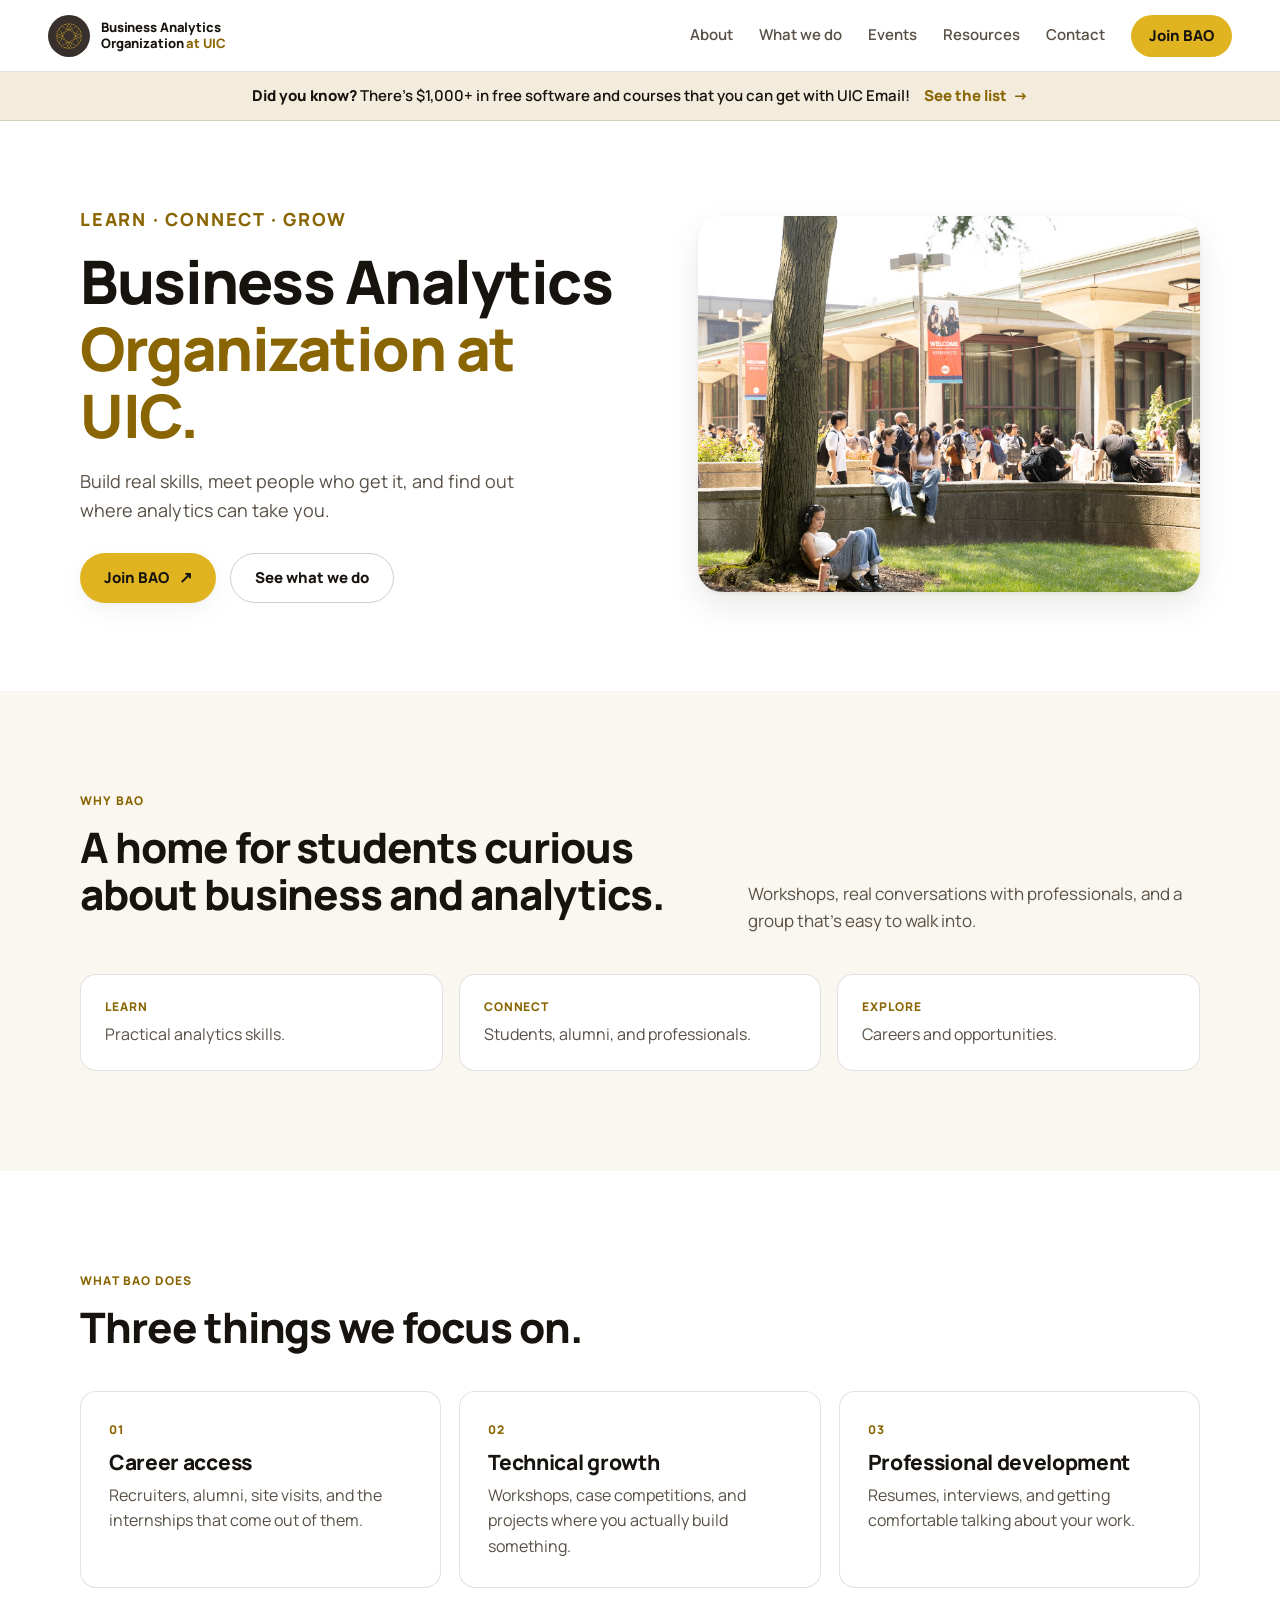
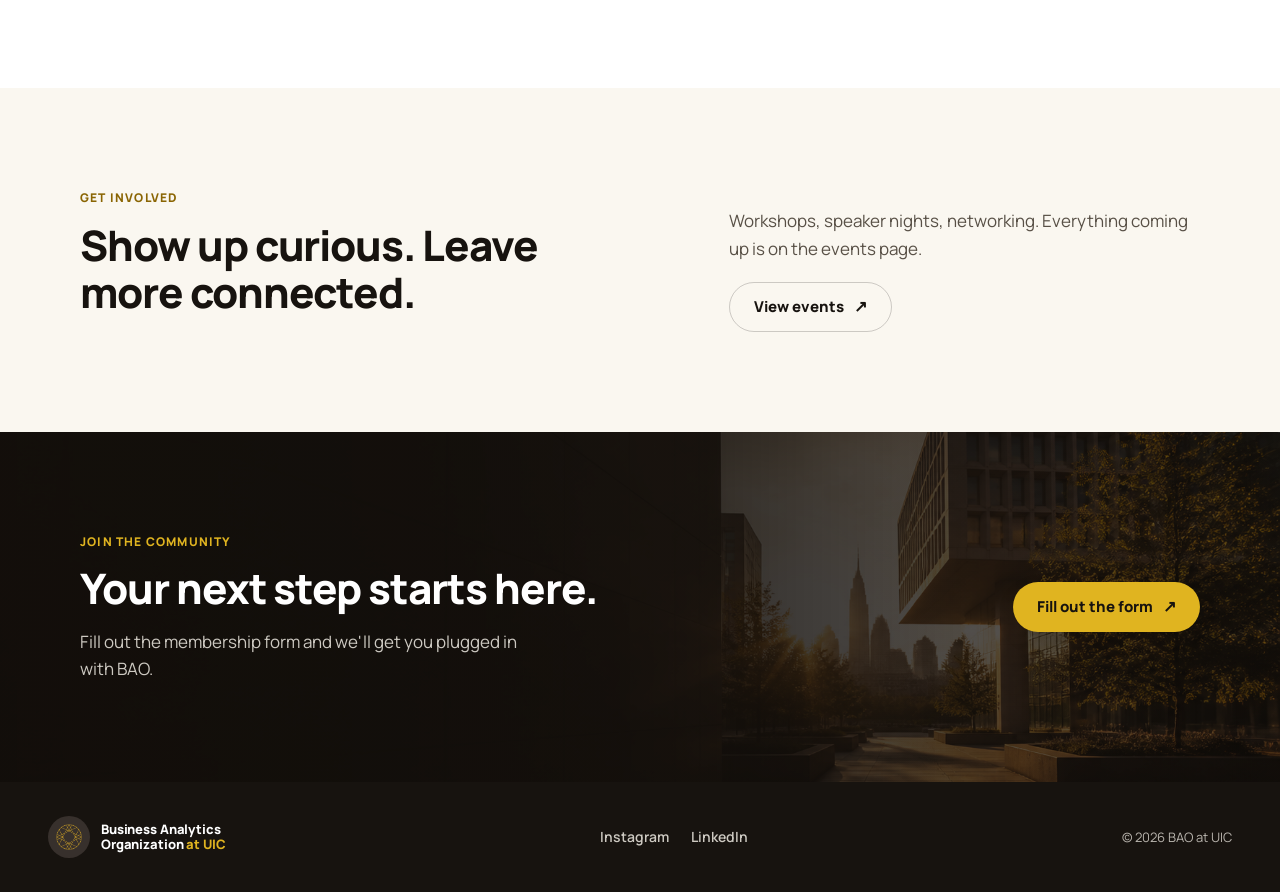
<file: index.html>
<!doctype html>
<html lang="en">
  <head>
    <meta charset="UTF-8" />
    <meta name="viewport" content="width=device-width, initial-scale=1.0" />
    <meta name="description" content="Business Analytics Organization at UIC — learn, connect, and grow." />
    <title>Business Analytics Organization at UIC</title>
    <link rel="preconnect" href="https://fonts.googleapis.com" />
    <link rel="preconnect" href="https://fonts.gstatic.com" crossorigin />
    <link href="https://fonts.googleapis.com/css2?family=Manrope:wght@400;500;600;700;800&display=swap" rel="stylesheet" />
    <link rel="stylesheet" href="styles.css" />
  </head>
  <body>
    <header class="site-header">
      <a class="brand" href="#top" aria-label="Business Analytics Organization at UIC home">
        <img src="BAO%20Instagram%20Logo.png" alt="" />
        <span>Business Analytics<br />Organization <b>at UIC</b></span>
      </a>
      <button class="menu-button" type="button" aria-expanded="false" aria-controls="primary-navigation">
        <span class="sr-only">Open menu</span><span></span><span></span>
      </button>
      <nav id="primary-navigation" aria-label="Primary navigation">
        <a href="#about">About</a>
        <a href="#what-we-do">What we do</a>
        <a href="events.html">Events</a>
        <a href="resources.html">Resources</a>
        <a href="contact.html">Contact</a>
        <a class="nav-cta" href="https://glib-sword-7f1.notion.site/3d6328b8b96180ddbcc2dbea9c0ecf09?pvs=105" target="_blank" rel="noreferrer">Join BAO</a>
      </nav>
    </header>

    <a class="promo-banner" href="resources.html">
      <span><b>Did you know?</b> There&#8217;s $1,000+ in free software and courses that you can get with UIC Email!</span>
      <span class="promo-go">See the list <span aria-hidden="true">&#8594;</span></span>
    </a>

    <main id="top">
      <!-- Hero -->
      <section class="hero">
        <div class="wrap">
          <div class="hero-copy">
            <p class="eyebrow">Learn · Connect · Grow</p>
            <h1>Business Analytics <i>Organization at UIC.</i></h1>
            <p>Build real skills, meet people who get it, and find out where analytics can take you.</p>
            <div class="hero-actions">
              <a class="button button-gold" href="https://glib-sword-7f1.notion.site/3d6328b8b96180ddbcc2dbea9c0ecf09?pvs=105" target="_blank" rel="noreferrer">Join BAO <span aria-hidden="true">↗</span></a>
              <a class="button button-outline" href="#what-we-do">See what we do</a>
            </div>
          </div>
          <div class="hero-photo">
            <img src="uic-campus-community.png" alt="UIC students together on campus" />
          </div>
        </div>
      </section>

      <!-- Why BAO -->
      <section class="mission section section-cream" id="about">
        <div class="wrap">
          <div class="mission-head">
            <div>
              <p class="eyebrow">Why BAO</p>
              <h2>A home for students curious about business and analytics.</h2>
            </div>
            <p>Workshops, real conversations with professionals, and a group that's easy to walk into.</p>
          </div>
          <ul class="benefits" aria-label="Benefits of joining BAO">
            <li><b>Learn</b> Practical analytics skills.</li>
            <li><b>Connect</b> Students, alumni, and professionals.</li>
            <li><b>Explore</b> Careers and opportunities.</li>
          </ul>
        </div>
      </section>

      <!-- What we do -->
      <section class="section" id="what-we-do">
        <div class="wrap">
          <p class="eyebrow">What BAO does</p>
          <h2>Three things we focus on.</h2>
          <div class="cards">
            <article class="card">
              <span class="card-num">01</span>
              <h3>Career access</h3>
              <p>Recruiters, alumni, site visits, and the internships that come out of them.</p>
            </article>
            <article class="card">
              <span class="card-num">02</span>
              <h3>Technical growth</h3>
              <p>Workshops, case competitions, and projects where you actually build something.</p>
            </article>
            <article class="card">
              <span class="card-num">03</span>
              <h3>Professional development</h3>
              <p>Resumes, interviews, and getting comfortable talking about your work.</p>
            </article>
          </div>
        </div>
      </section>

      <!-- Events teaser -->
      <section class="events-teaser section section-cream" id="events">
        <div class="wrap">
          <div>
            <p class="eyebrow">Get involved</p>
            <h2>Show up curious. Leave more connected.</h2>
          </div>
          <div>
            <p>Workshops, speaker nights, networking. Everything coming up is on the events page.</p>
            <p style="margin-top:20px"><a class="button button-outline" href="events.html">View events <span aria-hidden="true">↗</span></a></p>
          </div>
        </div>
      </section>

      <!-- Join -->
      <section class="join" id="join">
        <div class="wrap">
          <div>
            <p class="eyebrow">Join the community</p>
            <h2>Your next step starts here.</h2>
            <p>Fill out the membership form and we'll get you plugged in with BAO.</p>
          </div>
          <a class="button button-gold" href="https://glib-sword-7f1.notion.site/3d6328b8b96180ddbcc2dbea9c0ecf09?pvs=105" target="_blank" rel="noreferrer">Fill out the form <span aria-hidden="true">↗</span></a>
        </div>
      </section>
    </main>

    <footer>
      <a class="brand" href="#top"><img src="BAO%20Instagram%20Logo.png" alt="" /><span>Business Analytics<br />Organization <b>at UIC</b></span></a>
      <div class="footer-links">
        <a href="https://www.instagram.com/bao_at_uic/" target="_blank" rel="noreferrer">Instagram</a>
        <a href="https://www.linkedin.com/company/business-analytics-org-uic/home/" target="_blank" rel="noreferrer">LinkedIn</a>
      </div>
      <p>© <span id="year"></span> BAO at UIC</p>
    </footer>
    <script src="script.js"></script>
  </body>
</html>
</file>
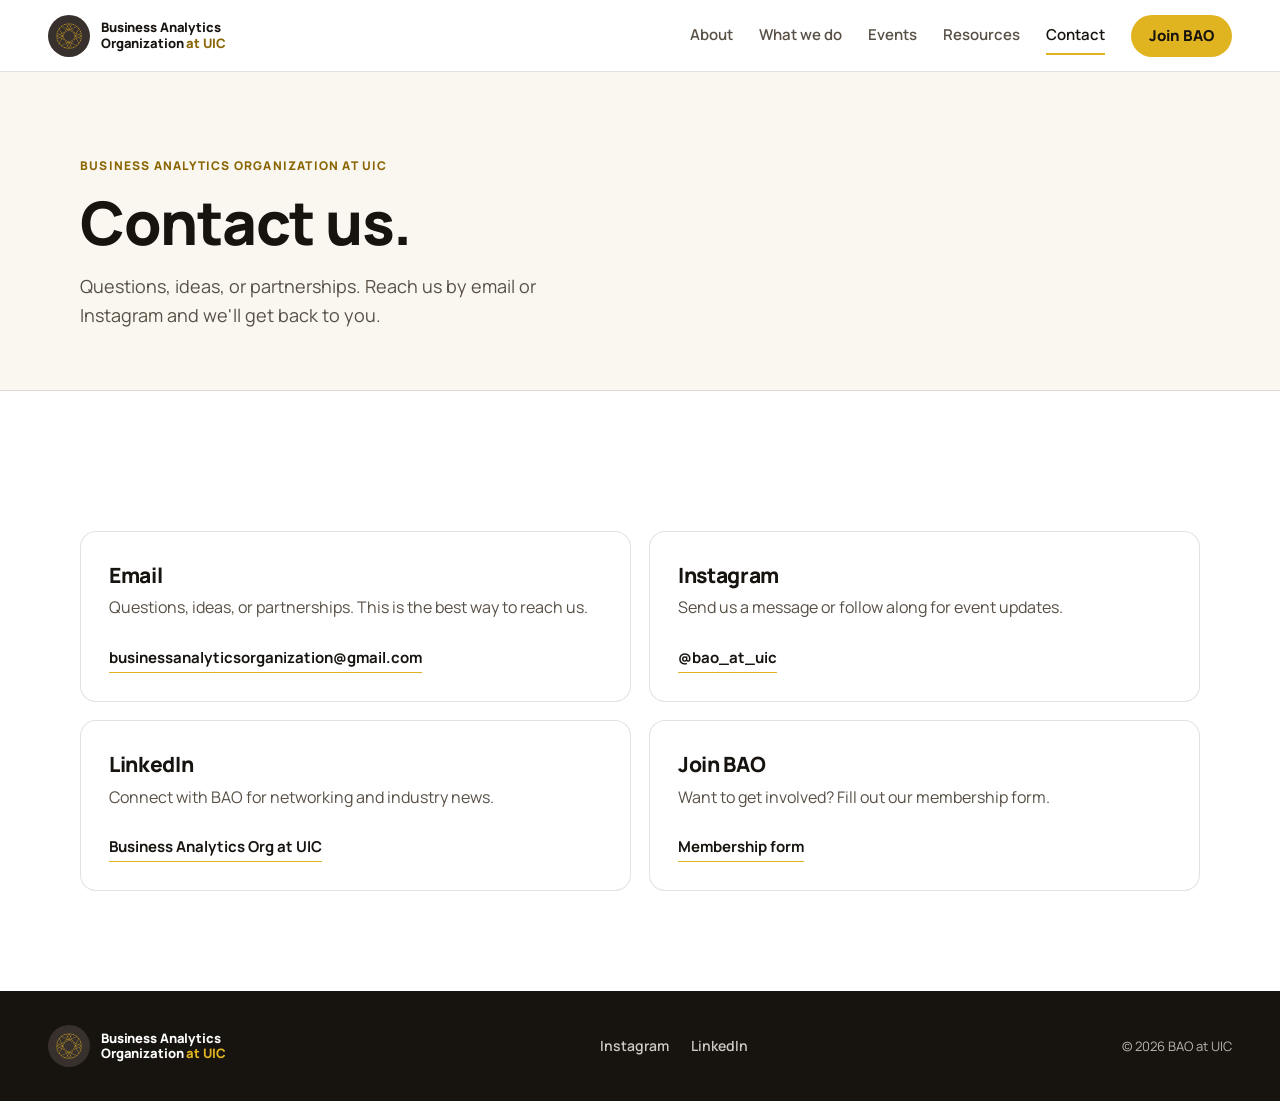
<file: contact.html>
<!doctype html>
<html lang="en">
  <head>
    <meta charset="UTF-8" />
    <meta name="viewport" content="width=device-width, initial-scale=1.0" />
    <meta name="description" content="Contact the Business Analytics Organization at UIC." />
    <title>Contact | Business Analytics Organization at UIC</title>
    <link rel="preconnect" href="https://fonts.googleapis.com" />
    <link rel="preconnect" href="https://fonts.gstatic.com" crossorigin />
    <link href="https://fonts.googleapis.com/css2?family=Manrope:wght@400;500;600;700;800&display=swap" rel="stylesheet" />
    <link rel="stylesheet" href="styles.css" />
  </head>
  <body>
    <header class="site-header">
      <a class="brand" href="index.html" aria-label="Business Analytics Organization at UIC home">
        <img src="BAO%20Instagram%20Logo.png" alt="" />
        <span>Business Analytics<br />Organization <b>at UIC</b></span>
      </a>
      <button class="menu-button" type="button" aria-expanded="false" aria-controls="primary-navigation">
        <span class="sr-only">Open menu</span><span></span><span></span>
      </button>
      <nav id="primary-navigation" aria-label="Primary navigation">
        <a href="index.html#about">About</a>
        <a href="index.html#what-we-do">What we do</a>
        <a href="events.html">Events</a>
        <a href="resources.html">Resources</a>
        <a href="contact.html" aria-current="page">Contact</a>
        <a class="nav-cta" href="https://glib-sword-7f1.notion.site/3d6328b8b96180ddbcc2dbea9c0ecf09?pvs=105" target="_blank" rel="noreferrer">Join BAO</a>
      </nav>
    </header>

    <main>
      <section class="page-hero">
        <div class="wrap">
          <p class="eyebrow">Business Analytics Organization at UIC</p>
          <h1>Contact us.</h1>
          <p>Questions, ideas, or partnerships. Reach us by email or Instagram and we'll get back to you.</p>
        </div>
      </section>

      <section class="section">
        <div class="wrap">
          <div class="cards" style="grid-template-columns: repeat(auto-fit, minmax(min(100%, 440px), 1fr));">
            <article class="card">
              <h3>Email</h3>
              <p>Questions, ideas, or partnerships. This is the best way to reach us.</p>
              <p><a class="text-link" href="mailto:businessanalyticsorganization@gmail.com">businessanalyticsorganization@gmail.com</a></p>
            </article>
            <article class="card">
              <h3>Instagram</h3>
              <p>Send us a message or follow along for event updates.</p>
              <p><a class="text-link" href="https://www.instagram.com/bao_at_uic/" target="_blank" rel="noreferrer">@bao_at_uic</a></p>
            </article>
            <article class="card">
              <h3>LinkedIn</h3>
              <p>Connect with BAO for networking and industry news.</p>
              <p><a class="text-link" href="https://www.linkedin.com/company/business-analytics-org-uic/home/" target="_blank" rel="noreferrer">Business Analytics Org at UIC</a></p>
            </article>
            <article class="card">
              <h3>Join BAO</h3>
              <p>Want to get involved? Fill out our membership form.</p>
              <p><a class="text-link" href="https://glib-sword-7f1.notion.site/3d6328b8b96180ddbcc2dbea9c0ecf09?pvs=105" target="_blank" rel="noreferrer">Membership form</a></p>
            </article>
          </div>
        </div>
      </section>
    </main>

    <footer>
      <a class="brand" href="index.html"><img src="BAO%20Instagram%20Logo.png" alt="" /><span>Business Analytics<br />Organization <b>at UIC</b></span></a>
      <div class="footer-links">
        <a href="https://www.instagram.com/bao_at_uic/" target="_blank" rel="noreferrer">Instagram</a>
        <a href="https://www.linkedin.com/company/business-analytics-org-uic/home/" target="_blank" rel="noreferrer">LinkedIn</a>
      </div>
      <p>© <span id="year"></span> BAO at UIC</p>
    </footer>
    <script src="script.js"></script>
  </body>
</html>
</file>
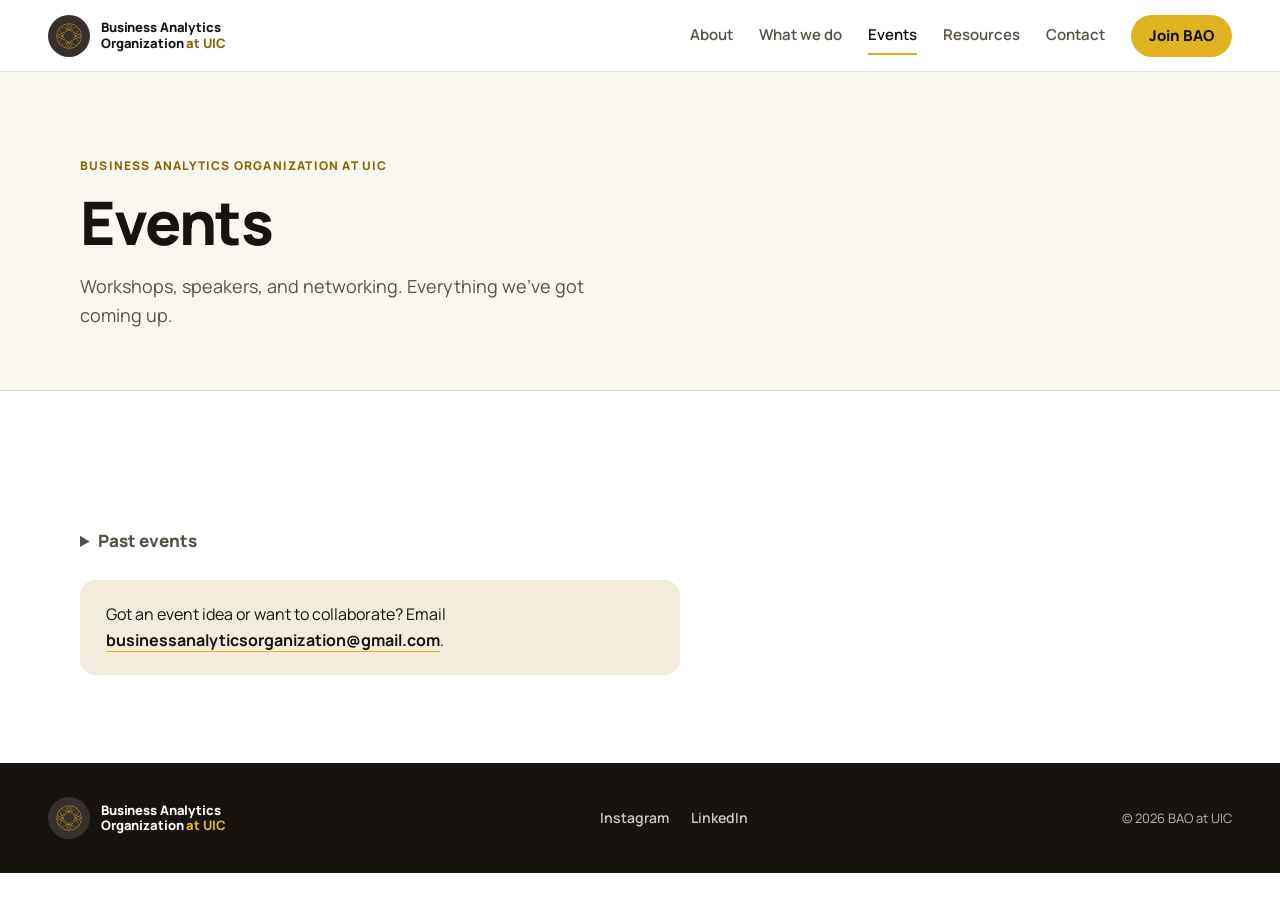
<file: events.html>
<!doctype html>
<html lang="en">
  <head>
    <meta charset="UTF-8" />
    <meta name="viewport" content="width=device-width, initial-scale=1.0" />
    <meta name="description" content="Upcoming events from the Business Analytics Organization at UIC." />
    <title>Events | Business Analytics Organization at UIC</title>
    <link rel="preconnect" href="https://fonts.googleapis.com" />
    <link rel="preconnect" href="https://fonts.gstatic.com" crossorigin />
    <link href="https://fonts.googleapis.com/css2?family=Manrope:wght@400;500;600;700;800&display=swap" rel="stylesheet" />
    <link rel="stylesheet" href="styles.css" />
  </head>
  <body>
    <header class="site-header">
      <a class="brand" href="index.html" aria-label="Business Analytics Organization at UIC home">
        <img src="BAO%20Instagram%20Logo.png" alt="" />
        <span>Business Analytics<br />Organization <b>at UIC</b></span>
      </a>
      <button class="menu-button" type="button" aria-expanded="false" aria-controls="primary-navigation">
        <span class="sr-only">Open menu</span><span></span><span></span>
      </button>
      <nav id="primary-navigation" aria-label="Primary navigation">
        <a href="index.html#about">About</a>
        <a href="index.html#what-we-do">What we do</a>
        <a href="events.html" aria-current="page">Events</a>
        <a href="resources.html">Resources</a>
        <a href="contact.html">Contact</a>
        <a class="nav-cta" href="https://glib-sword-7f1.notion.site/3d6328b8b96180ddbcc2dbea9c0ecf09?pvs=105" target="_blank" rel="noreferrer">Join BAO</a>
      </nav>
    </header>

    <main>
      <section class="page-hero">
        <div class="wrap">
          <p class="eyebrow">Business Analytics Organization at UIC</p>
          <h1>Events</h1>
          <p>Workshops, speakers, and networking. Everything we've got coming up.</p>
        </div>
      </section>

      <section class="section section-tight">
        <div class="wrap">
                    <div class="event-list">
            <h2 class="event-month">October 2026</h2>
            <article class="event-card" data-date="2026-10-06">
              <div class="event-date" aria-hidden="true"><b>Oct</b><strong>6</strong><span>Tue</span></div>
              <div class="event-body">
                <p class="event-tag">Employer event</p>
                <h3>TransUnion Corporate Partner Day</h3>
                <p class="event-meta"><span>4:00 to 6:00 PM</span><span>Student Center East, Room 605</span></p>
                <p class="event-desc">Hosted by IDS and co-sponsored by BAO. A discussion on AI in the workforce and an interactive case study with TransUnion, who is actively hiring IDS students.</p>
                <a class="button button-gold" href="https://go.uic.edu/CPPTransUnion" target="_blank" rel="noreferrer">Register <span aria-hidden="true">→</span></a>
              </div>
            </article>
            <article class="event-card" data-date="2026-10-08">
              <div class="event-date" aria-hidden="true"><b>Oct</b><strong>8</strong><span>Thu</span></div>
              <div class="event-body">
                <p class="event-tag">Workshop</p>
                <h3>Prompt to Proof: AI Analytics Workshop</h3>
                <p class="event-meta"><span>5:00 to 6:15 PM</span><span>Douglass Hall 330</span></p>
                <p class="event-desc">Learn to use AI tools on a data analytics project: pick the right analysis for a business question, then check whether the AI's answer actually holds up. Includes a live walkthrough and, time permitting, a mini case competition.</p>
                <p class="event-soon">Registration link coming soon. Follow <a class="text-link" href="https://www.instagram.com/bao_at_uic/" target="_blank" rel="noreferrer">@bao_at_uic</a> for updates.</p>
              </div>
            </article>
            <article class="event-card" data-date="2026-10-11">
              <div class="event-date" aria-hidden="true"><b>Oct</b><strong>11</strong><span>Sun</span></div>
              <div class="event-body">
                <p class="event-tag">Volunteering</p>
                <h3>Chicago Marathon Volunteer Event</h3>
                <p class="event-meta"><span>8:45 AM to 3:00 PM</span><span>Grant Park, Harrison Volunteer Compound</span></p>
                <p class="event-desc">Volunteer with BAO at the Chicago Marathon.</p>
                <a class="button button-gold" href="https://cemevent.rosterfy.com/invite/IpwWUg3iwzQsJxff8vl2HfieATUj16mRxiU4ceWLnoUN81axLqoBQjV3X3Th" target="_blank" rel="noreferrer">Sign up to volunteer <span aria-hidden="true">→</span></a>
              </div>
            </article>
            <article class="event-card" data-date="2026-10-15">
              <div class="event-date" aria-hidden="true"><b>Oct</b><strong>15</strong><span>Thu</span></div>
              <div class="event-body">
                <p class="event-tag">Industry session</p>
                <h3>Analytics in Practice with Joshua Logan, Aon</h3>
                <p class="event-meta"><span>Time to be announced</span><span>Location to be announced</span></p>
                <p class="event-desc">Joshua Logan, Head of Operations for Global Benefits at Aon, talks about where AI is actually changing analytics work, using examples from his own operation. About 30 minutes of talk and 15 of Q&amp;A, then networking.</p>
                <a class="button button-gold" href="https://glib-sword-7f1.notion.site/3e9328b8b961801eb560e43796072b32?pvs=105" target="_blank" rel="noreferrer">Register <span aria-hidden="true">→</span></a>
              </div>
            </article>
            <!-- To post another event, copy one of the cards above and add it in date order.
                 Put a new month heading (<h2 class="event-month">) above the first event of a month.
                 Past events move into "Past events" automatically. -->
          </div>
          <details class="event-past" hidden>
            <summary>Past events</summary>
            <div class="event-list" id="past-list"></div>
          </details>
          <p class="event-notice">Got an event idea or want to collaborate? Email <a href="mailto:businessanalyticsorganization@gmail.com">businessanalyticsorganization@gmail.com</a>.</p>
        </div>
      </section>
    </main>

    <footer>
      <a class="brand" href="index.html"><img src="BAO%20Instagram%20Logo.png" alt="" /><span>Business Analytics<br />Organization <b>at UIC</b></span></a>
      <div class="footer-links">
        <a href="https://www.instagram.com/bao_at_uic/" target="_blank" rel="noreferrer">Instagram</a>
        <a href="https://www.linkedin.com/company/business-analytics-org-uic/home/" target="_blank" rel="noreferrer">LinkedIn</a>
      </div>
      <p>© <span id="year"></span> BAO at UIC</p>
    </footer>
    <script src="script.js"></script>
  </body>
</html>
</file>
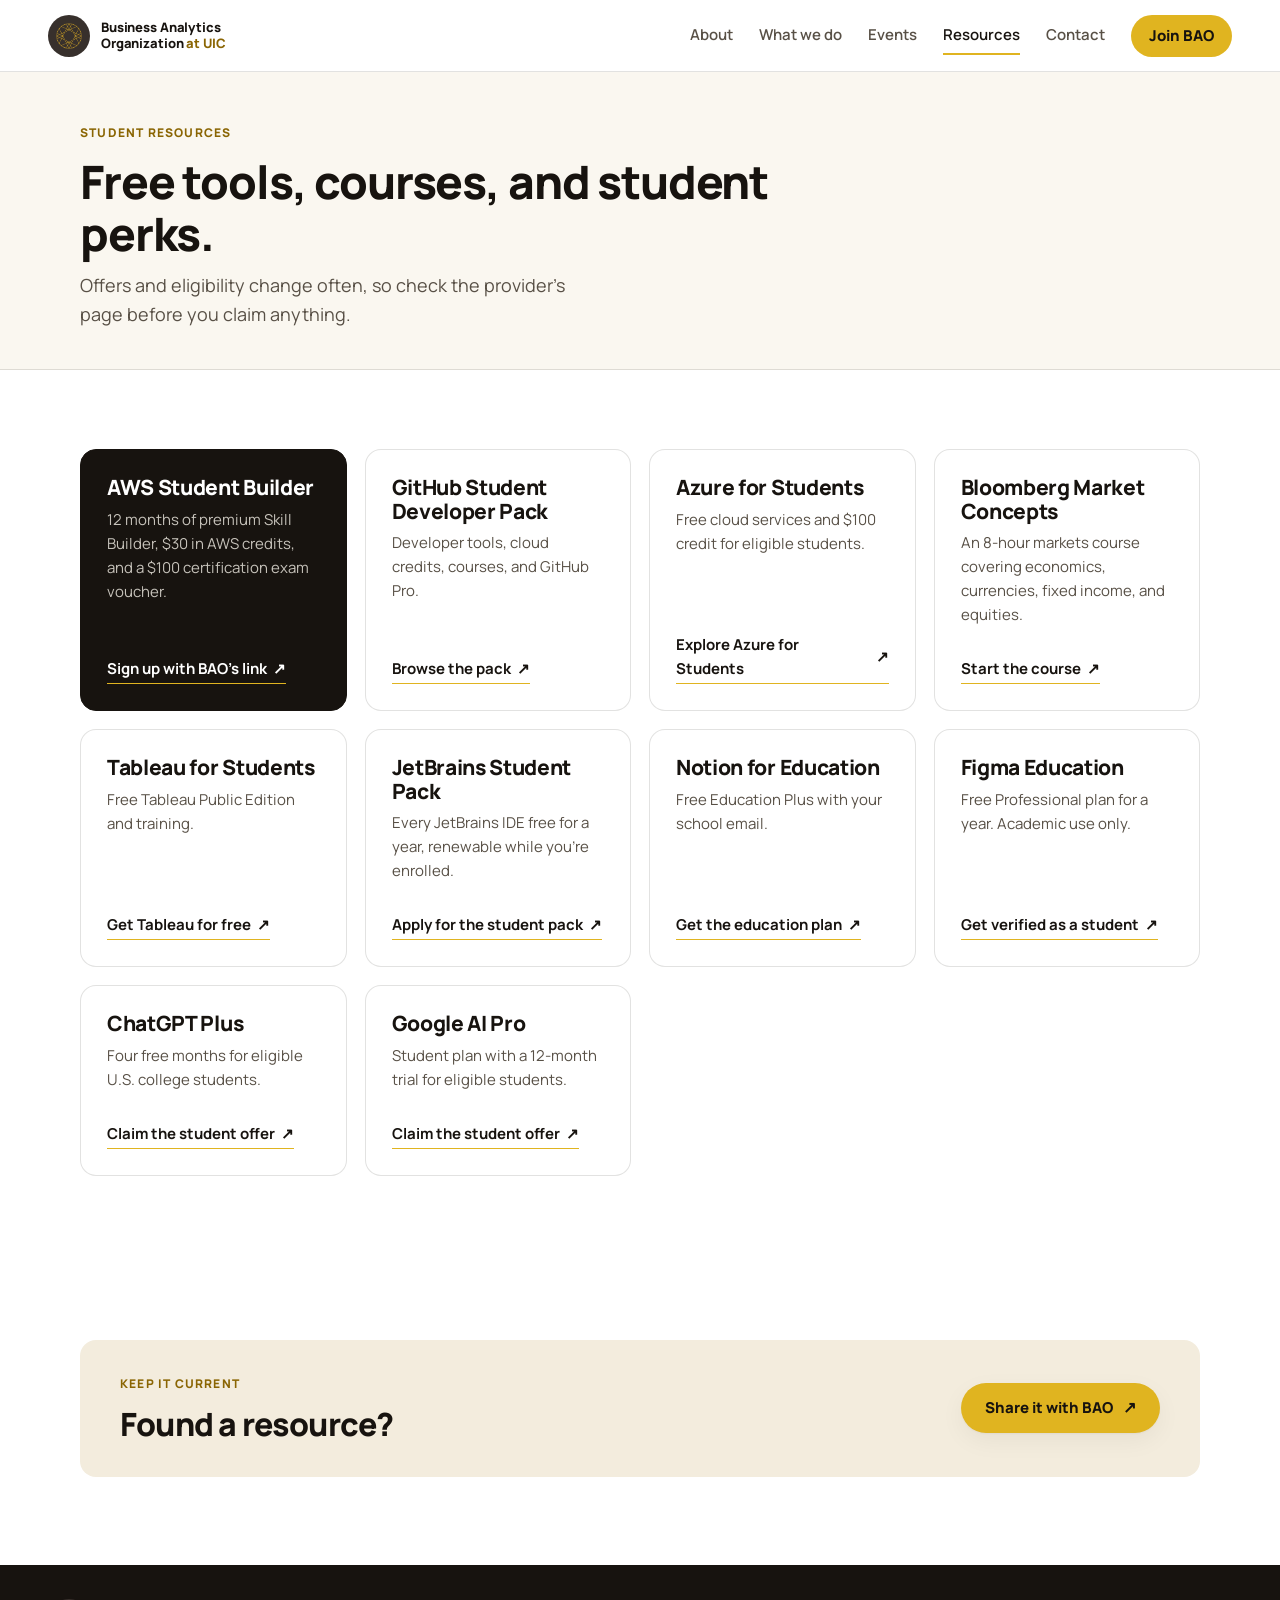
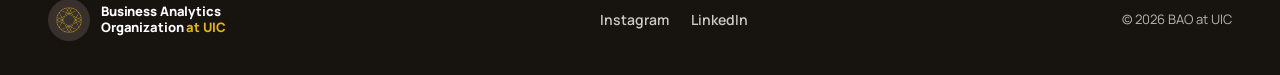
<file: resources.html>
<!doctype html>
<html lang="en">
  <head>
    <meta charset="UTF-8" />
    <meta name="viewport" content="width=device-width, initial-scale=1.0" />
    <meta name="description" content="Student resources, courses, and technology perks selected by the Business Analytics Organization at UIC." />
    <title>Resources | Business Analytics Organization at UIC</title>
    <link rel="preconnect" href="https://fonts.googleapis.com" />
    <link rel="preconnect" href="https://fonts.gstatic.com" crossorigin />
    <link href="https://fonts.googleapis.com/css2?family=Manrope:wght@400;500;600;700;800&display=swap" rel="stylesheet" />
    <link rel="stylesheet" href="styles.css" />
  </head>
  <body>
    <header class="site-header">
      <a class="brand" href="index.html" aria-label="Business Analytics Organization at UIC home">
        <img src="BAO%20Instagram%20Logo.png" alt="" />
        <span>Business Analytics<br />Organization <b>at UIC</b></span>
      </a>
      <button class="menu-button" type="button" aria-expanded="false" aria-controls="primary-navigation">
        <span class="sr-only">Open menu</span><span></span><span></span>
      </button>
      <nav id="primary-navigation" aria-label="Primary navigation">
        <a href="index.html#about">About</a>
        <a href="index.html#what-we-do">What we do</a>
        <a href="events.html">Events</a>
        <a href="resources.html" aria-current="page">Resources</a>
        <a href="contact.html">Contact</a>
        <a class="nav-cta" href="https://glib-sword-7f1.notion.site/3d6328b8b96180ddbcc2dbea9c0ecf09?pvs=105" target="_blank" rel="noreferrer">Join BAO</a>
      </nav>
    </header>

    <main>
      <section class="page-hero page-hero-tight">
        <div class="wrap">
          <p class="eyebrow">Student resources</p>
          <h1>Free tools, courses, and student perks.</h1>
          <p>Offers and eligibility change often, so check the provider's page before you claim anything.</p>
        </div>
      </section>

      <section class="resources-section section section-flush">
        <div class="wrap">
          <div class="resource-grid">
            <article class="resource-card resource-card-featured">
              <h3>AWS Student Builder</h3>
              <p>12 months of premium Skill Builder, $30 in AWS credits, and a $100 certification exam voucher.</p>
              <a class="text-link" href="https://bit.ly/4zgWl5I" target="_blank" rel="noreferrer">Sign up with BAO&#8217;s link <span aria-hidden="true">&#8599;</span></a>
            </article>
            <article class="resource-card">
              <h3>GitHub Student Developer Pack</h3>
              <p>Developer tools, cloud credits, courses, and GitHub Pro.</p>
              <a class="text-link" href="https://education.github.com/pack" target="_blank" rel="noreferrer">Browse the pack <span aria-hidden="true">&#8599;</span></a>
            </article>
            <article class="resource-card">
              <h3>Azure for Students</h3>
              <p>Free cloud services and $100 credit for eligible students.</p>
              <a class="text-link" href="https://azure.microsoft.com/en-us/free/students/" target="_blank" rel="noreferrer">Explore Azure for Students <span aria-hidden="true">&#8599;</span></a>
            </article>
            <article class="resource-card">
              <h3>Bloomberg Market Concepts</h3>
              <p>An 8-hour markets course covering economics, currencies, fixed income, and equities.</p>
              <a class="text-link" href="https://portal.bloombergforeducation.com/" target="_blank" rel="noreferrer">Start the course <span aria-hidden="true">&#8599;</span></a>
            </article>
            <article class="resource-card">
              <h3>Tableau for Students</h3>
              <p>Free Tableau Public Edition and training.</p>
              <a class="text-link" href="https://www.tableau.com/academic/students" target="_blank" rel="noreferrer">Get Tableau for free <span aria-hidden="true">&#8599;</span></a>
            </article>
            <article class="resource-card">
              <h3>JetBrains Student Pack</h3>
              <p>Every JetBrains IDE free for a year, renewable while you&#8217;re enrolled.</p>
              <a class="text-link" href="https://www.jetbrains.com/student/" target="_blank" rel="noreferrer">Apply for the student pack <span aria-hidden="true">&#8599;</span></a>
            </article>
            <article class="resource-card">
              <h3>Notion for Education</h3>
              <p>Free Education Plus with your school email.</p>
              <a class="text-link" href="https://www.notion.com/help/notion-for-education" target="_blank" rel="noreferrer">Get the education plan <span aria-hidden="true">&#8599;</span></a>
            </article>
            <article class="resource-card">
              <h3>Figma Education</h3>
              <p>Free Professional plan for a year. Academic use only.</p>
              <a class="text-link" href="https://www.figma.com/education/" target="_blank" rel="noreferrer">Get verified as a student <span aria-hidden="true">&#8599;</span></a>
            </article>
            <article class="resource-card">
              <h3>ChatGPT Plus</h3>
              <p>Four free months for eligible U.S. college students.</p>
              <a class="text-link" href="https://chatgpt.com/students/2026/" target="_blank" rel="noreferrer">Claim the student offer <span aria-hidden="true">&#8599;</span></a>
            </article>
            <article class="resource-card">
              <h3>Google AI Pro</h3>
              <p>Student plan with a 12-month trial for eligible students.</p>
              <a class="text-link" href="https://gemini.google/students/" target="_blank" rel="noreferrer">Claim the student offer <span aria-hidden="true">&#8599;</span></a>
            </article>
          </div>
        </div>
      </section>

      <section class="section section-tight">
        <div class="wrap">
          <div class="resource-note">
            <div>
              <p class="eyebrow">Keep it current</p>
              <h2>Found a resource?</h2>
            </div>
            <a class="button button-gold" href="contact.html">Share it with BAO <span aria-hidden="true">↗</span></a>
          </div>
        </div>
      </section>
    </main>

    <footer>
      <a class="brand" href="index.html"><img src="BAO%20Instagram%20Logo.png" alt="" /><span>Business Analytics<br />Organization <b>at UIC</b></span></a>
      <div class="footer-links">
        <a href="https://www.instagram.com/bao_at_uic/" target="_blank" rel="noreferrer">Instagram</a>
        <a href="https://www.linkedin.com/company/business-analytics-org-uic/home/" target="_blank" rel="noreferrer">LinkedIn</a>
      </div>
      <p>© <span id="year"></span> BAO at UIC</p>
    </footer>
    <script src="script.js"></script>
  </body>
</html>
</file>
<file: styles.css>
/* ==========================================================================
   BAO at UIC — stylesheet
   Organized top to bottom: tokens, base, header, buttons, home, subpages,
   footer, responsive. Edit a section by finding its heading below.
   ========================================================================== */

/* --------------------------------------------------------------------------
   1. Design tokens — change a color here and it updates across the whole site
   -------------------------------------------------------------------------- */
:root {
  --paper: #ffffff;
  --surface: #faf7f0;          /* soft cream for alternating sections */
  --surface-2: #f3ecdd;        /* slightly deeper cream */
  --ink: #17130f;              /* headings, near-black */
  --body: #585046;             /* body copy, softer than headings */
  --gold: #e0b420;             /* BAO gold — backgrounds and accents */
  --gold-deep: #8a6503;        /* darker gold for text, readable on light */
  --line: rgba(23, 19, 15, 0.12);
  --line-strong: rgba(23, 19, 15, 0.2);
  --radius: 16px;
  --radius-sm: 12px;
  --shadow: 0 1px 2px rgba(23, 19, 15, 0.04), 0 8px 24px rgba(23, 19, 15, 0.05);
  --shadow-lift: 0 2px 4px rgba(23, 19, 15, 0.05), 0 14px 34px rgba(23, 19, 15, 0.09);
  --sans: "Manrope", -apple-system, BlinkMacSystemFont, "Segoe UI", Arial, sans-serif;
  --wrap: 1120px;
}

/* --------------------------------------------------------------------------
   2. Base
   -------------------------------------------------------------------------- */
* { box-sizing: border-box; }

html { scroll-behavior: smooth; }

body {
  margin: 0;
  background: var(--paper);
  color: var(--body);
  font-family: var(--sans);
  font-size: 17px;
  line-height: 1.6;
  -webkit-font-smoothing: antialiased;
}

a { color: inherit; text-decoration: none; }

h1, h2, h3 {
  margin: 0 0 16px;
  color: var(--ink);
  font-weight: 800;
  letter-spacing: -0.025em;
  line-height: 1.12;
}

h1 { font-size: clamp(38px, 5.2vw, 60px); }
h2 { font-size: clamp(28px, 3.6vw, 42px); }
h3 { font-size: 21px; letter-spacing: -0.015em; }

p { margin: 0 0 16px; }
p:last-child { margin-bottom: 0; }

img { max-width: 100%; }

.sr-only {
  position: absolute;
  width: 1px; height: 1px;
  margin: -1px;
  overflow: hidden;
  clip: rect(0, 0, 0, 0);
}

/* Small uppercase label that sits above a heading */
.eyebrow {
  margin: 0 0 14px;
  color: var(--gold-deep);
  font-size: 12px;
  font-weight: 800;
  letter-spacing: 0.1em;
  text-transform: uppercase;
}

/* Section wrappers: .section sets vertical rhythm, .wrap centers content */
.section { padding: clamp(60px, 8vw, 100px) clamp(20px, 5vw, 48px); }
.wrap { max-width: var(--wrap); margin-inline: auto; }
.section-cream { background: var(--surface); }
.lede { max-width: 46ch; font-size: 18px; }

/* --------------------------------------------------------------------------
   3. Header + navigation
   -------------------------------------------------------------------------- */
.site-header {
  position: sticky;
  top: 0;
  z-index: 20;
  display: flex;
  align-items: center;
  justify-content: space-between;
  gap: 20px;
  min-height: 72px;
  padding: 12px clamp(20px, 5vw, 48px);
  background: rgba(255, 255, 255, 0.9);
  backdrop-filter: blur(10px);
  border-bottom: 1px solid var(--line);
}

.brand {
  display: flex;
  align-items: center;
  gap: 11px;
  color: var(--ink);
  font-size: 13px;
  font-weight: 800;
  line-height: 1.2;
  letter-spacing: -0.01em;
}
.brand img { width: 42px; height: 42px; object-fit: cover; border-radius: 50%; }
.brand b { color: var(--gold-deep); font-weight: 800; }

nav {
  display: flex;
  align-items: center;
  gap: 26px;
  font-size: 15px;
  font-weight: 600;
}
nav a { color: var(--body); padding: 6px 0; border-bottom: 2px solid transparent; }
nav a:hover { color: var(--ink); border-color: var(--gold); }
nav a[aria-current="page"] { color: var(--ink); border-color: var(--gold); }

/* "Join BAO" sits in the nav as a small pill */
nav .nav-cta {
  padding: 9px 18px;
  border: 0;
  border-radius: 999px;
  background: var(--gold);
  color: var(--ink);
  font-weight: 800;
}
nav .nav-cta:hover { background: #cfa412; color: var(--ink); }

.menu-button {
  display: none;
  border: 0;
  background: transparent;
  padding: 10px 0 10px 10px;
  cursor: pointer;
}
.menu-button span:not(.sr-only) {
  display: block;
  width: 24px; height: 2px;
  margin: 5px 0;
  border-radius: 2px;
  background: var(--ink);
}

/* --------------------------------------------------------------------------
   3b. Promo banner — points first-time visitors at the resources page
   -------------------------------------------------------------------------- */
.promo-banner {
  display: flex;
  flex-wrap: wrap;
  align-items: center;
  justify-content: center;
  gap: 6px 14px;
  padding: 13px clamp(20px, 5vw, 48px);
  background: var(--surface-2);
  border-bottom: 1px solid var(--line);
  color: var(--ink);
  font-size: 15px;
  font-weight: 600;
  line-height: 1.45;
  text-align: center;
  transition: background 0.18s ease;
}
.promo-banner:hover { background: rgba(224, 180, 32, 0.28); }
.promo-banner b { font-weight: 800; }
.promo-go { display: inline-flex; align-items: center; gap: 6px; font-weight: 800; color: var(--gold-deep); white-space: nowrap; }

/* --------------------------------------------------------------------------
   4. Buttons and links
   -------------------------------------------------------------------------- */
.button {
  display: inline-flex;
  align-items: center;
  gap: 10px;
  min-height: 50px;
  padding: 0 24px;
  border-radius: 999px;
  font-size: 15px;
  font-weight: 800;
  transition: transform 0.18s ease, background 0.18s ease, box-shadow 0.18s ease;
}
.button:hover { transform: translateY(-2px); }
.button span { font-size: 16px; }

.button-gold { background: var(--gold); color: var(--ink); box-shadow: var(--shadow); }
.button-gold:hover { background: #cfa412; box-shadow: var(--shadow-lift); }

.button-outline { border: 1.5px solid var(--line-strong); color: var(--ink); background: transparent; }
.button-outline:hover { border-color: var(--ink); }

.button-light { background: var(--paper); color: var(--ink); }

/* Inline text link with a gold underline */
.text-link {
  display: inline-flex;
  align-items: center;
  gap: 6px;
  width: max-content;
  max-width: 100%;
  padding-bottom: 2px;
  border-bottom: 1.5px solid var(--gold);
  color: var(--ink);
  font-size: 15px;
  font-weight: 700;
}
.text-link:hover { border-color: var(--gold-deep); }
.text-link-light { color: var(--paper); }

/* --------------------------------------------------------------------------
   5. Home — hero
   -------------------------------------------------------------------------- */
.hero { padding: clamp(48px, 7vw, 84px) clamp(20px, 5vw, 48px) clamp(56px, 7vw, 88px); }
.hero .wrap {
  display: grid;
  grid-template-columns: minmax(0, 1.05fr) minmax(0, 0.95fr);
  gap: clamp(32px, 5vw, 64px);
  align-items: center;
}
.hero h1 { margin-bottom: 18px; }
.hero h1 i { display: block; color: var(--gold-deep); font-style: normal; }
.hero p { max-width: 42ch; font-size: 18px; }
.hero-actions { display: flex; flex-wrap: wrap; align-items: center; gap: 14px; margin-top: 28px; }

.hero-photo {
  position: relative;
  border-radius: 24px;
  overflow: hidden;
  box-shadow: var(--shadow-lift);
}
.hero-photo img { display: block; width: 100%; height: 100%; aspect-ratio: 4 / 3; object-fit: cover; }

/* --------------------------------------------------------------------------
   6. Home — about, benefits, cards, events teaser, join
   -------------------------------------------------------------------------- */
.mission h2 { max-width: 22ch; }
.mission-head { display: grid; grid-template-columns: minmax(0, 1.15fr) minmax(0, 0.85fr); gap: clamp(24px, 5vw, 56px); align-items: end; }

.benefits {
  display: grid;
  grid-template-columns: repeat(auto-fit, minmax(230px, 1fr));
  gap: 16px;
  margin: 40px 0 0;
  padding: 0;
  list-style: none;
}
.benefits li {
  padding: 22px 24px;
  border: 1px solid var(--line);
  border-radius: var(--radius);
  background: var(--paper);
  font-size: 16px;
}
.benefits b {
  display: block;
  margin-bottom: 6px;
  color: var(--gold-deep);
  font-size: 12px;
  font-weight: 800;
  letter-spacing: 0.08em;
  text-transform: uppercase;
}

.cards {
  display: grid;
  grid-template-columns: repeat(auto-fit, minmax(250px, 1fr));
  gap: 18px;
  margin-top: 40px;
}
.card {
  display: flex;
  flex-direction: column;
  gap: 8px;
  padding: 28px;
  border: 1px solid var(--line);
  border-radius: var(--radius);
  background: var(--paper);
  transition: transform 0.18s ease, box-shadow 0.18s ease;
}
.card:hover { transform: translateY(-3px); box-shadow: var(--shadow-lift); }
.card .card-num {
  color: var(--gold-deep);
  font-size: 12px;
  font-weight: 800;
  letter-spacing: 0.08em;
}
.card h3 { margin: 4px 0 0; }
.card p { font-size: 16px; }

.events-teaser .wrap {
  display: grid;
  grid-template-columns: minmax(0, 1fr) minmax(0, 0.8fr);
  gap: clamp(24px, 5vw, 60px);
  align-items: end;
}
.events-teaser h2 { max-width: 20ch; }

/* Dark call-to-action band with a campus photo behind it */
.join {
  padding: clamp(64px, 8vw, 100px) clamp(20px, 5vw, 48px);
  color: #f7f3ea;
  background:
    linear-gradient(90deg, rgba(19, 15, 11, 0.94) 0%, rgba(19, 15, 11, 0.86) 55%, rgba(19, 15, 11, 0.6) 100%),
    url("uic-campus-hero.png") center / cover no-repeat;
}
.join .wrap { display: grid; grid-template-columns: minmax(0, 1fr) auto; gap: 40px; align-items: center; }
.join h2 { color: #ffffff; }
.join p { max-width: 44ch; color: rgba(247, 243, 234, 0.82); }
.join .eyebrow { color: var(--gold); }

/* --------------------------------------------------------------------------
   7. Subpage headers (Events, Resources, Contact)
   -------------------------------------------------------------------------- */
.page-hero {
  padding: clamp(52px, 7vw, 84px) clamp(20px, 5vw, 48px) clamp(40px, 5vw, 60px);
  background: var(--surface);
  border-bottom: 1px solid var(--line);
}
.page-hero h1 { max-width: 20ch; }
/* Utility pages where the content should start near the top */
.page-hero-tight { padding-top: clamp(36px, 4vw, 52px); padding-bottom: clamp(28px, 3.5vw, 40px); }
.page-hero-tight h1 { max-width: 26ch; margin-bottom: 12px; font-size: clamp(32px, 4vw, 46px); }
.page-hero p:not(.eyebrow) { max-width: 48ch; margin-bottom: 0; font-size: 18px; }

/* --------------------------------------------------------------------------
   8. Events page
   -------------------------------------------------------------------------- */
.event-list { display: grid; gap: 14px; margin-top: 32px; }
.event-card {
  display: grid;
  grid-template-columns: 120px 1fr;
  gap: 24px;
  padding: 26px 28px;
  border: 1px solid var(--line);
  border-radius: var(--radius);
  background: var(--paper);
}
.event-card time { color: var(--gold-deep); font-size: 14px; font-weight: 800; }
.event-card h2 { margin-bottom: 6px; font-size: 22px; }
.event-card p { font-size: 16px; }

.event-empty {
  padding: 34px 28px;
  border: 1px dashed var(--line-strong);
  border-radius: var(--radius);
  background: var(--surface);
  font-size: 17px;
}

.event-notice {
  max-width: 60ch;
  margin-top: 26px;
  padding: 22px 26px;
  border-radius: var(--radius);
  background: var(--surface-2);
  color: var(--ink);
  font-size: 16px;
}
.event-notice a { font-weight: 700; border-bottom: 1.5px solid var(--gold); }

/* --------------------------------------------------------------------------
   9. Resources page
   -------------------------------------------------------------------------- */
.resources-category { margin-bottom: 6px; }

.resource-grid {
  display: grid;
  grid-template-columns: repeat(auto-fit, minmax(240px, 1fr));
  gap: 18px;
  margin-top: 28px;
}
.resource-card {
  display: flex;
  flex-direction: column;
  gap: 8px;
  padding: 26px;
  border: 1px solid var(--line);
  border-radius: var(--radius);
  background: var(--paper);
  transition: transform 0.18s ease, box-shadow 0.18s ease;
}
.resource-card:hover { transform: translateY(-3px); box-shadow: var(--shadow-lift); }
.resource-card h3 { margin: 0; }
.resource-card p { font-size: 15px; }
.resource-card .text-link { margin-top: auto; padding-top: 6px; }

/* One highlighted card — BAO's own referral link */
.resource-card-featured { background: var(--ink); border-color: var(--ink); }
.resource-card-featured h3 { color: #ffffff; }
.resource-card-featured p { color: rgba(247, 243, 234, 0.78); }
.resource-card-featured .text-link { color: #ffffff; border-color: var(--gold); }

.section-tight { padding-top: clamp(40px, 5vw, 64px); padding-bottom: clamp(60px, 7vw, 88px); }
.section-flush { padding-top: clamp(34px, 4vw, 52px); }

.resource-note {
  display: flex;
  flex-wrap: wrap;
  align-items: center;
  justify-content: space-between;
  gap: 24px;
  padding: 34px clamp(24px, 4vw, 40px);
  border-radius: var(--radius);
  background: var(--surface-2);
}
.resource-note h2 { margin: 0; font-size: clamp(24px, 3vw, 32px); }

/* --------------------------------------------------------------------------
   10. Contact page
   -------------------------------------------------------------------------- */
.contact-frame {
  border: 1px solid var(--line);
  border-radius: var(--radius);
  background: var(--paper);
  box-shadow: var(--shadow);
}
.contact-form {
  display: block;
  width: 100%;
  height: 1200px;
  border: 0;
  border-radius: var(--radius);
  background: var(--paper);
}
.form-fallback { margin-top: 16px; font-size: 15px; }
.form-fallback a { font-weight: 700; border-bottom: 1.5px solid var(--gold); }

/* --------------------------------------------------------------------------
   11. Footer
   -------------------------------------------------------------------------- */
footer {
  display: flex;
  flex-wrap: wrap;
  align-items: center;
  justify-content: space-between;
  gap: 22px;
  padding: 34px clamp(20px, 5vw, 48px);
  color: rgba(247, 243, 234, 0.72);
  background: var(--ink);
}
footer .brand { color: #ffffff; }
footer .brand b { color: var(--gold); }
footer p { margin: 0; font-size: 13px; }
.footer-links { display: flex; gap: 22px; font-size: 14px; font-weight: 600; }
.footer-links a { color: rgba(247, 243, 234, 0.82); }
.footer-links a:hover { color: var(--gold); }

/* --------------------------------------------------------------------------
   12. Responsive — phones and small tablets
   -------------------------------------------------------------------------- */
@media (max-width: 880px) {
  .hero .wrap,
  .mission-head,
  .events-teaser .wrap,
  .join .wrap { grid-template-columns: 1fr; }

  .hero .wrap { gap: 32px; }
  .join .wrap { align-items: start; justify-items: start; }
  .events-teaser .wrap { gap: 24px; }
}

@media (max-width: 720px) {
  body { font-size: 16px; }

  .menu-button { display: block; }

  nav {
    display: none;
    position: absolute;
    z-index: 19;
    top: 72px;
    left: 0;
    right: 0;
    flex-direction: column;
    align-items: stretch;
    gap: 0;
    padding: 8px 20px 20px;
    background: var(--paper);
    border-bottom: 1px solid var(--line);
    box-shadow: var(--shadow);
  }
  nav.open { display: flex; }
  nav a { padding: 13px 0; border-bottom: 1px solid var(--line); }
  nav a:hover, nav a[aria-current="page"] { border-color: var(--line); }
  nav .nav-cta { margin-top: 14px; text-align: center; justify-content: center; border-bottom: 0; }

  .promo-banner { gap: 4px 10px; padding: 11px 20px; font-size: 14px; }
  .hero p, .lede, .page-hero p:not(.eyebrow) { font-size: 17px; }
  .hero-photo img { aspect-ratio: 3 / 2; }
  .event-card { grid-template-columns: 1fr; gap: 8px; }
  .resource-note { flex-direction: column; align-items: flex-start; }
  .contact-form { height: 1500px; }
  .footer-links { order: 3; width: 100%; }
}
.card .text-link { overflow-wrap: anywhere; }

/* Events page redesign */
.event-list { gap: 16px; }
.event-month { margin: 18px 0 0; font-size: 14px; font-weight: 800; letter-spacing: 0.08em; text-transform: uppercase; color: var(--gold-deep); }
.event-month:first-child { margin-top: 0; }
.event-card { grid-template-columns: 96px 1fr; gap: 28px; align-items: start; position: relative; transition: transform 0.18s ease, box-shadow 0.18s ease; }
.event-card:hover { transform: translateY(-2px); box-shadow: var(--shadow-lift); }
.event-date { display: flex; flex-direction: column; align-items: center; padding: 14px 0 12px; border-radius: var(--radius-sm); background: var(--ink); color: #fff; line-height: 1; }
.event-date b { color: var(--gold); font-size: 13px; letter-spacing: 0.1em; text-transform: uppercase; }
.event-date strong { margin: 8px 0 6px; font-size: 38px; font-weight: 800; }
.event-date span { font-size: 12px; opacity: 0.7; letter-spacing: 0.06em; text-transform: uppercase; }
.event-tag { display: inline-block; margin: 0 0 10px; padding: 4px 12px; border-radius: 999px; background: var(--surface-2); color: var(--gold-deep); font-size: 12px; font-weight: 800; letter-spacing: 0.06em; text-transform: uppercase; }
.event-card h3 { margin: 0 0 10px; font-size: 24px; }
.event-meta { display: flex; flex-wrap: wrap; gap: 4px 18px; margin: 0 0 12px; color: var(--ink); font-size: 15px; font-weight: 600; }
.event-desc { margin: 0 0 18px; }
.event-soon { margin: 0; font-size: 15px; }
.event-soon a { font-weight: 700; border-bottom: 1.5px solid var(--gold); }
.event-card.is-next { border-color: var(--gold); box-shadow: 0 0 0 1px var(--gold), var(--shadow); }
.event-card.is-next .event-tag::before { content: "Next up · "; color: var(--ink); }
.event-past { margin-top: 40px; }
.event-past summary { cursor: pointer; font-weight: 800; }
.event-past .event-list { margin-top: 20px; opacity: 0.75; }
@media (max-width: 720px) {
  .event-card { grid-template-columns: 1fr; gap: 16px; }
  .event-date { flex-direction: row; gap: 10px; width: fit-content; padding: 10px 16px; }
  .event-date strong { margin: 0; font-size: 24px; }
}
</file>
